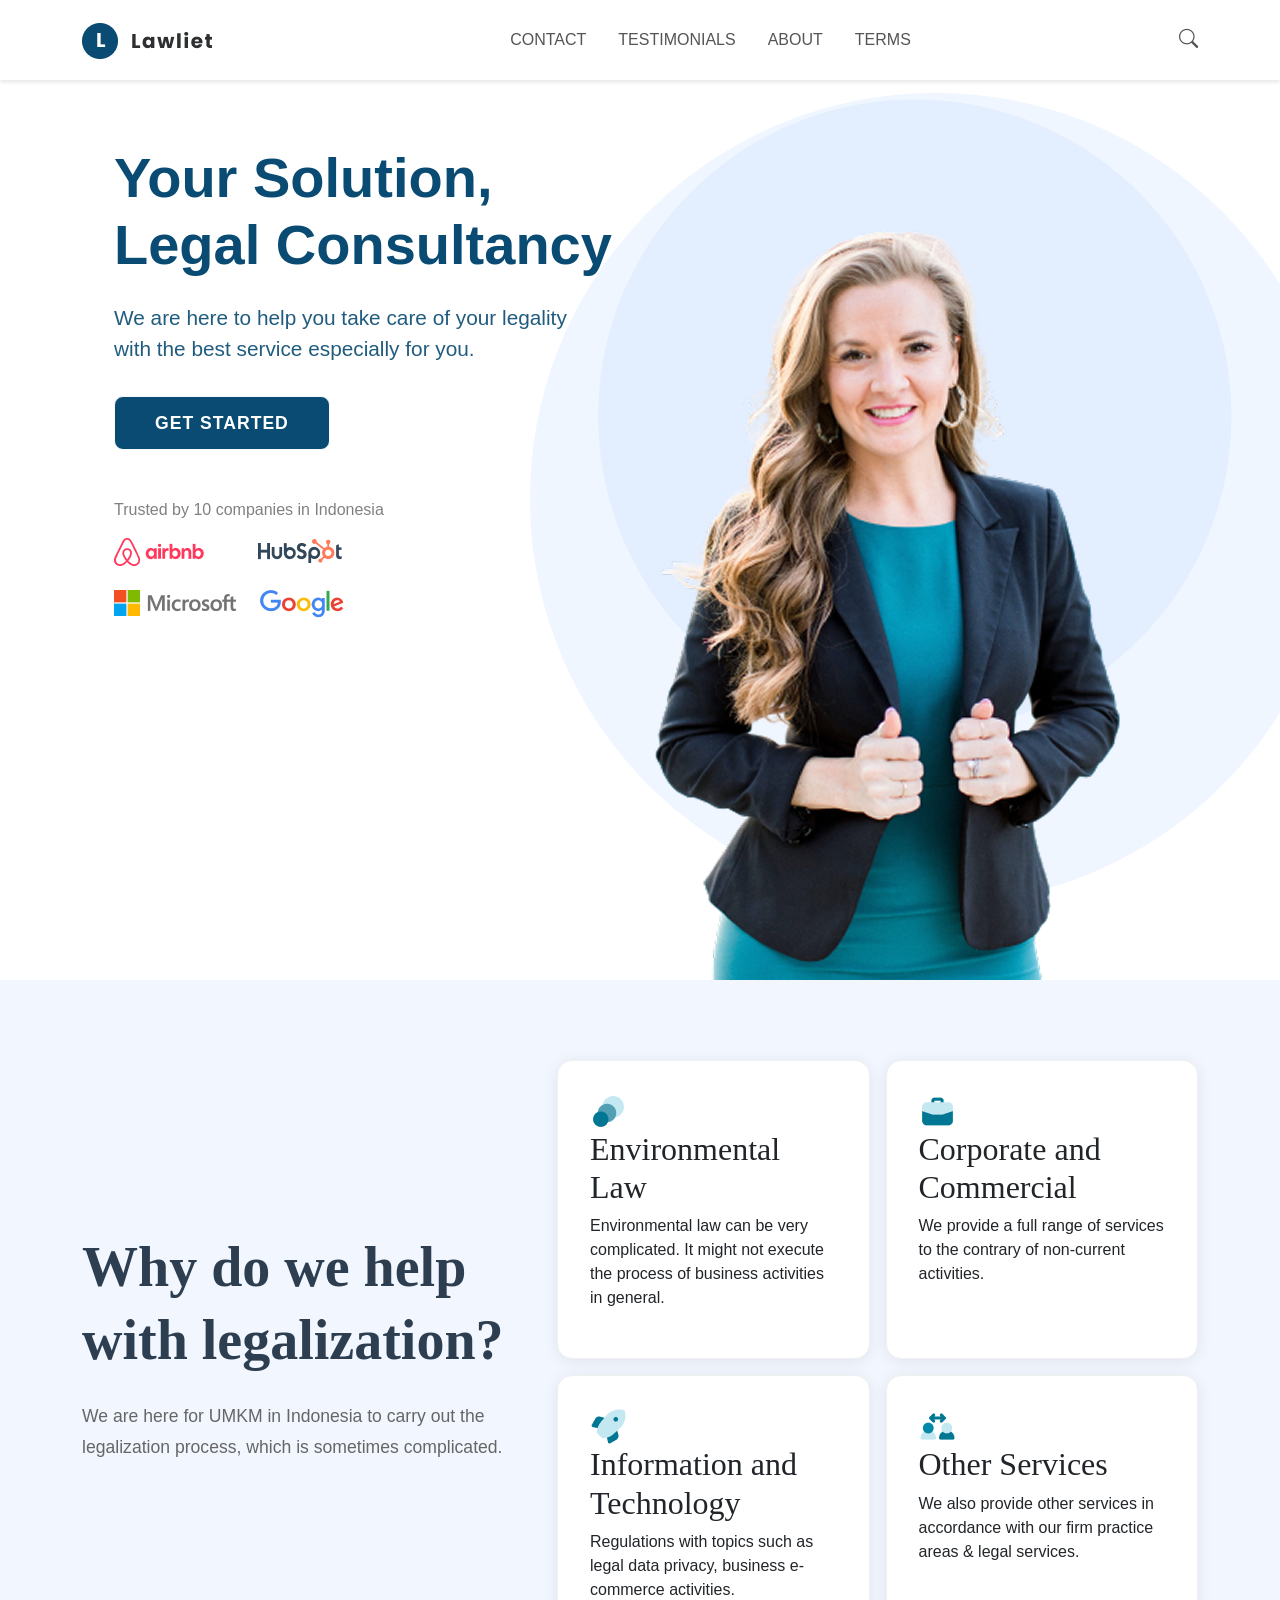
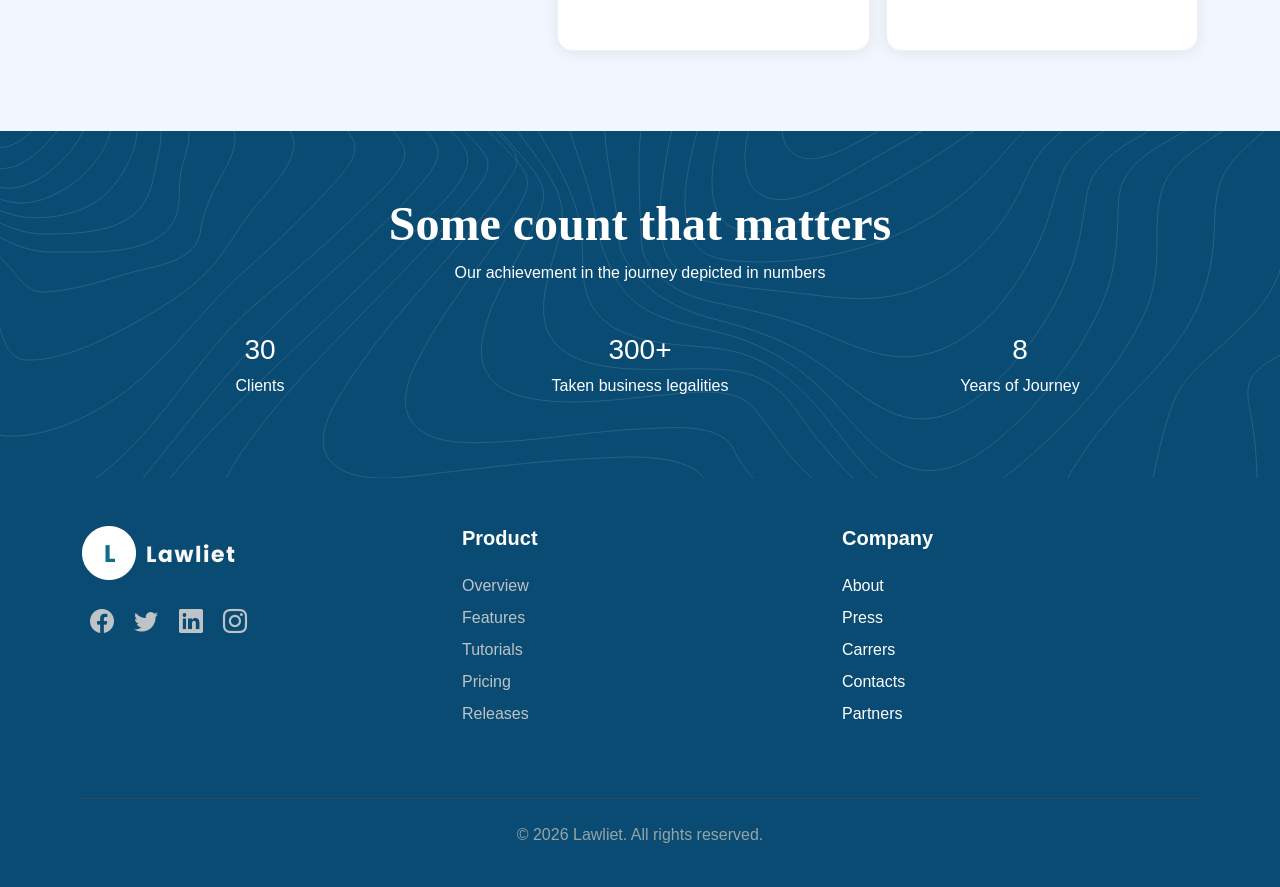
<file: index.html>
<!DOCTYPE html>
<html lang="en">

<head>
    <meta charset="UTF-8">
    <meta name="viewport" content="width=device-width, initial-scale=1.0">
    <title>Legal Consultancy - Your Solution</title>

    <!-- Bootstrap CSS -->
    <link href="https://cdn.jsdelivr.net/npm/bootstrap@5.3.2/dist/css/bootstrap.min.css" rel="stylesheet">

    <!-- Bootstrap Icons -->
    <link rel="stylesheet" href="https://cdn.jsdelivr.net/npm/bootstrap-icons@1.11.1/font/bootstrap-icons.min.css">
    <link rel="stylesheet" href="landing.css">

</head>

<body>

    <!-- Header / Navigation -->
    <nav class="navbar navbar-expand-lg navbar-light bg-white sticky-top">
        <div class="container">
            <!-- Logo -->
            <a class="navbar-brand" href="#">
                <img src="Assets/Logo.png" title="logo" />
            </a>

            <!-- Mobile Toggle Button -->
            <button class="navbar-toggler" type="button" data-bs-toggle="collapse" data-bs-target="#navbarNav">
                <span class="navbar-toggler-icon"></span>
            </button>

            <!-- Navigation Menu -->
            <div class="collapse navbar-collapse" id="navbarNav">
                <!-- Center Menu -->
                <ul class="navbar-nav mx-auto">
                    <li class="nav-item">
                        <a class="nav-link" href="#contact">CONTACT</a>
                    </li>
                    <li class="nav-item">
                        <a class="nav-link" href="#testimonials">TESTIMONIALS</a>
                    </li>
                    <li class="nav-item">
                        <a class="nav-link" href="#about">ABOUT</a>
                    </li>
                    <li class="nav-item">
                        <a class="nav-link" href="#terms">TERMS</a>
                    </li>
                </ul>

                <!-- Search Icon -->
                <div class="d-flex">
                    <a href="#search" class="search-icon">
                        <i class="bi bi-search"></i>
                    </a>
                </div>
            </div>
        </div>
    </nav>

    <!-- Hero Section / Jumbotron -->
    <section class="hero-section">
        <div class="container tall">
            <div class="jumbotron text-left">
                <h1 class="hero-title">Your Solution,
                    <br />Legal Consultancy
                </h1>
                <p class="hero-subtitle">We are here to help you take care of your legality
                    <br />with the best service
                    especially for you.
                </p>
                <a href="#get-started" class="btn btn-light btn-cta">Get Started</a>

                <div class="trusted-inline mt-5">
                    <p class="trusted-text mb-3">Trusted by 10 companies in Indonesia</p>
                    <div class="trusted-icons d-flex justify-content-left gap-4">
                        <i class="Airbnb">
                            <img src="Assets/Airbnb Logo.png" alt="MS Logo">
                        </i>
                        <i class="">
                            <img src="Assets/Hubspot Logo.png" alt="MS Logo">
                        </i>

                    </div>
                    <br />
                    <div class="trusted-icons d-flex justify-content-left gap-4">
                        <i class="">
                            <img src="Assets/Microsoft Logo.png" alt="MS Logo">
                        </i>
                        <i class="">
                            <img src="Assets/Google Logo.png" alt="MS Logo">
                        </i>
                    </div>
                </div>

            </div>
        </div>
    </section>


    <section class="placeholder-section">
        <div class="container">
            <div class="row align-items-center">
                <!-- Left Column - Text -->
                <div class="col-lg-5 mb-4 mb-lg-0">
                    <h2 class="services-title">Why do we help with legalization?</h2>
                    <p class="services-description">We are here for UMKM in Indonesia to carry out the legalization
                        process, which is sometimes complicated.</p>
                </div>

                <!-- Right Column - 2x2 Grid of Cards -->
                <div class="col-lg-7">
                    <div class="row g-3">
                        <!-- Card 1: Environmental Law -->
                        <div class="col-md-6">
                            <div class="service-card">
                                <div class="service-icon">
                                    <img src="Assets/Circle Layer.png">
                                </div>
                                <h5 class="service-card-title">Environmental Law</h5>
                                <p class="service-card-text">Environmental law can be very complicated. It might not
                                    execute the process of business activities in general.</p>
                            </div>
                        </div>

                        <!-- Card 2: Corporate and Commercial -->
                        <div class="col-md-6">
                            <div class="service-card">
                                <div class="service-icon">
                                    <img src="Assets/Bag.png">
                                </div>
                                <h5 class="service-card-title">Corporate and Commercial</h5>
                                <p class="service-card-text">We provide a full range of services to the contrary of
                                    non-current activities.</p>
                            </div>
                        </div>

                        <!-- Card 3: Information and Technology -->
                        <div class="col-md-6">
                            <div class="service-card">
                                <div class="service-icon">
                                    <img src="Assets/Rocket.png">
                                </div>
                                <h5 class="service-card-title">Information and Technology</h5>
                                <p class="service-card-text">Regulations with topics such as legal data privacy,
                                    business e-commerce activities.</p>
                            </div>
                        </div>

                        <!-- Card 4: Other Services -->
                        <div class="col-md-6">
                            <div class="service-card">
                                <div class="service-icon">
                                    <img src="Assets/User Arrows.png">
                                </div>
                                <h5 class="service-card-title">Other Services</h5>
                                <p class="service-card-text">We also provide other services in accordance with our firm
                                    practice areas & legal services.</p>
                            </div>
                        </div>
                    </div>
                </div>
            </div>
        </div>
    </section>

    <!-- Stats Section -->
    <section class="stats-section">
        <div class="container">
            <div class="text-center mb-5">
                <h2 class="stats-main-title">Some count that matters</h2>
                <p class="stats-subtitle">Our achievement in the journey depicted in numbers</p>
            </div>

            <div class="row text-center">
                <!-- Stat 1: Clients -->
                <div class="col-md-4">
                    <div class="stat-item">
                        <h3 class="stat-number">30</h3>
                        <p class="stat-label">Clients</p>
                    </div>
                </div>

                <!-- Stat 2: Business Legalities -->
                <div class="col-md-4">
                    <div class="stat-item stat-divider">
                        <h3 class="stat-number">300+</h3>
                        <p class="stat-label">Taken business legalities</p>
                    </div>
                </div>

                <!-- Stat 3: Years -->
                <div class="col-md-4">
                    <div class="stat-item">
                        <h3 class="stat-number">8</h3>
                        <p class="stat-label">Years of Journey</p>
                    </div>
                </div>
            </div>
        </div>
    </section>

    <!-- Footer -->
    <footer class="footer">
        <div class="container">
            <div class="row">
                <!-- Company Info -->
                <div class="col-12 col-md-4 mb-4">
                    <h5>
                        <img src="Assets/Logo (2).png" alt="">
                    </h5>

                    <div class="social-icons mt-3">
                        <a href="#"><i class="bi bi-facebook"></i></a>
                        <a href="#"><i class="bi bi-twitter"></i></a>
                        <a href="#"><i class="bi bi-linkedin"></i></a>
                        <a href="#"><i class="bi bi-instagram"></i></a>
                    </div>
                </div>

                <!-- Quick Links -->
                <div class="col-6 col-md-4 mb-4">
                    <h5>Product</h5>
                    <ul>
                        <li><a href="#about">Overview</a></li>
                        <li><a href="#services">Features</a></li>
                        <li><a href="#testimonials">Tutorials</a></li>
                        <li><a href="#contact">Pricing</a></li>
                        <li><a href="#contact">Releases</a></li>
                    </ul>
                </div>

                <!-- Contact Info -->
                <div class="col-6 col-md-4 mb-4">
                    <h5>Company</h5>
                    <ul>
                        <li> About</li>
                        <li> Press</li>
                        <li> Carrers</li>
                        <li> Contacts</li>
                        <li> Partners</li>
                    </ul>
                </div>
            </div>

            <!-- Footer Bottom -->
            <div class="footer-bottom">
                <p>&copy; 2026 Lawliet. All rights reserved.</p>
            </div>
        </div>
    </footer>
    <!-- Bootstrap Bundle with Popper (Required for mobile menu toggle) -->
    <script src="https://cdn.jsdelivr.net/npm/bootstrap@5.3.2/dist/js/bootstrap.bundle.min.js"></script>

</body>

</html>
</file>
<file: landing.css>
body {
    font-family: 'Segoe UI', Tahoma, Geneva, Verdana, sans-serif;
}

.navbar {
    padding: 1rem 0;
    box-shadow: 0 2px 4px rgba(0, 0, 0, 0.1);
}

.navbar-brand {
    font-weight: bold;
    font-size: 1.5rem;
    color: #2c3e50 !important;
}

.nav-link {
    margin: 0 0.5rem;
    color: #555 !important;
    font-weight: 500;
    transition: color 0.3s;
}

.nav-link:hover {
    color: #007bff !important;
}

.search-icon {
    font-size: 1.2rem;
    color: #555;
    cursor: pointer;
    transition: color 0.3s;
}

.search-icon:hover {
    color: #007bff;
}

/* Hero Section */
.hero-section {
    min-height: 80vh;
    display: flex;
    align-items: center;
    background-image: url(Assets/hero-image.png);
    background-repeat: no-repeat;
    background-position: right;
    color: #094B72;
}

.jumbotron {
    padding: 4rem 2rem;
}

.hero-title {
    font-size: 3.5rem;
    font-weight: bold;
    margin-bottom: 1.5rem;
    text-transform: capitalize;
}

.hero-subtitle {
    font-size: 1.3rem;
    margin-bottom: 2rem;
    opacity: 0.9;
}

.btn-cta {
    padding: 0.8rem 2.5rem;
    font-size: 1.1rem;
    font-weight: 600;
    border-radius: 9px;
    text-transform: uppercase;
    letter-spacing: 1px;
    transition: all 0.3s;
    background: #094B72;
    color: white;
}

.btn-cta:hover {
    transform: translateY(-2px);
    box-shadow: 0 10px 20px rgba(0, 0, 0, 0.2);
}

/* Trusted Section */
.trusted-section {
    padding: 4rem 0;
    background-color: #f8f9fa;
}

.trusted-title {
    font-size: 1.5rem;
    color: #555;
    margin-bottom: 3rem;
    text-transform: uppercase;
    letter-spacing: 2px;
}

.logo-box {
    background: white;
    padding: 2rem;
    border-radius: 10px;
    box-shadow: 0 2px 10px rgba(0, 0, 0, 0.1);
    transition: transform 0.3s;
    height: 150px;
    display: flex;
    align-items: center;
    justify-content: center;
}

.logo-box:hover {
    transform: translateY(-5px);
}

.logo-icon {
    font-size: 3rem;
    color: #667eea;
}

/* Placeholder Section */
.placeholder-section {
    padding: 5rem 0;
    background-color: #F2F7FF;
}

.placeholder-content {
    min-height: 300px;
    border: 2px dashed #ddd;
    border-radius: 10px;
    display: flex;
    align-items: center;
    justify-content: center;
    color: #999;
    font-size: 1.2rem;
}

/* Footer */
.footer {
    background-color: #094B72;
    color: white;
    padding: 3rem 0 1.5rem;
}

.footer h5 {
    font-weight: bold;
    margin-bottom: 1.5rem;
}

.footer ul {
    list-style: none;
    padding: 0;
}

.footer ul li {
    margin-bottom: 0.5rem;
}

.footer a {
    color: #bdc3c7;
    text-decoration: none;
    transition: color 0.3s;
}

.footer a:hover {
    color: white;
}

.footer-bottom {
    border-top: 1px solid #34495e;
    padding-top: 1.5rem;
    margin-top: 2rem;
    text-align: center;
    color: #95a5a6;
}

.social-icons a {
    color: #bdc3c7;
    font-size: 1.5rem;
    margin: 0 0.5rem;
    transition: color 0.3s;
}

.social-icons a:hover {
    color: white;
}


.trusted-text {
    color: grey;
}

.Airbnb {
    margin-right: 30px;
}

.tall {
    min-height: 100vh
}

/* Services Section */
.services-section {
    padding: 5rem 0;
    background-color: #f8f9fa;
}

.services-title {
    font-size: 3.5rem;
    font-family: 'Times New Roman', Times, serif;
    font-weight: bold;
    color: #2c3e50;
    margin-bottom: 1.5rem;
    line-height: 1.3;
}

.services-description {
    font-size: 1.1rem;
    color: #666;
    line-height: 1.8;
}

.service-card-title {
    font-size: 1.1rem;
    font-size: 2em;
    font-family: 'Times New Roman', Times, serif;
}

.service-card {
    background: white;
    padding: 2rem;
    border-radius: 15px;
    box-shadow: 0 2px 15px rgba(0, 0, 0, 0.08);
    height: 100%;
    transition: all 0.3s;
    border: 1px solid #f0f0f0;
}

.service-card:hover {
    transform: translateY(-5px);
    box-shadow: 0 5px 25px rgba(0, 0, 0, 0.12);
}

@media (max-width: 768px) {
    .hero-section {
        min-height: 80vh;
        display: flex;
        align-items: center;
        background-image: none;
        background-repeat: no-repeat;
        background-position: right;
        color: #094B72;
    }
}

.stats-section {
    background-image: url(Assets/BG.svg);
    color: white;
    padding: 4em;
}

.stats-main-title {
    font-family: 'Times New Roman', Times, serif;
    font-size: 3em;
    font-weight: bolder;
}
</file>
